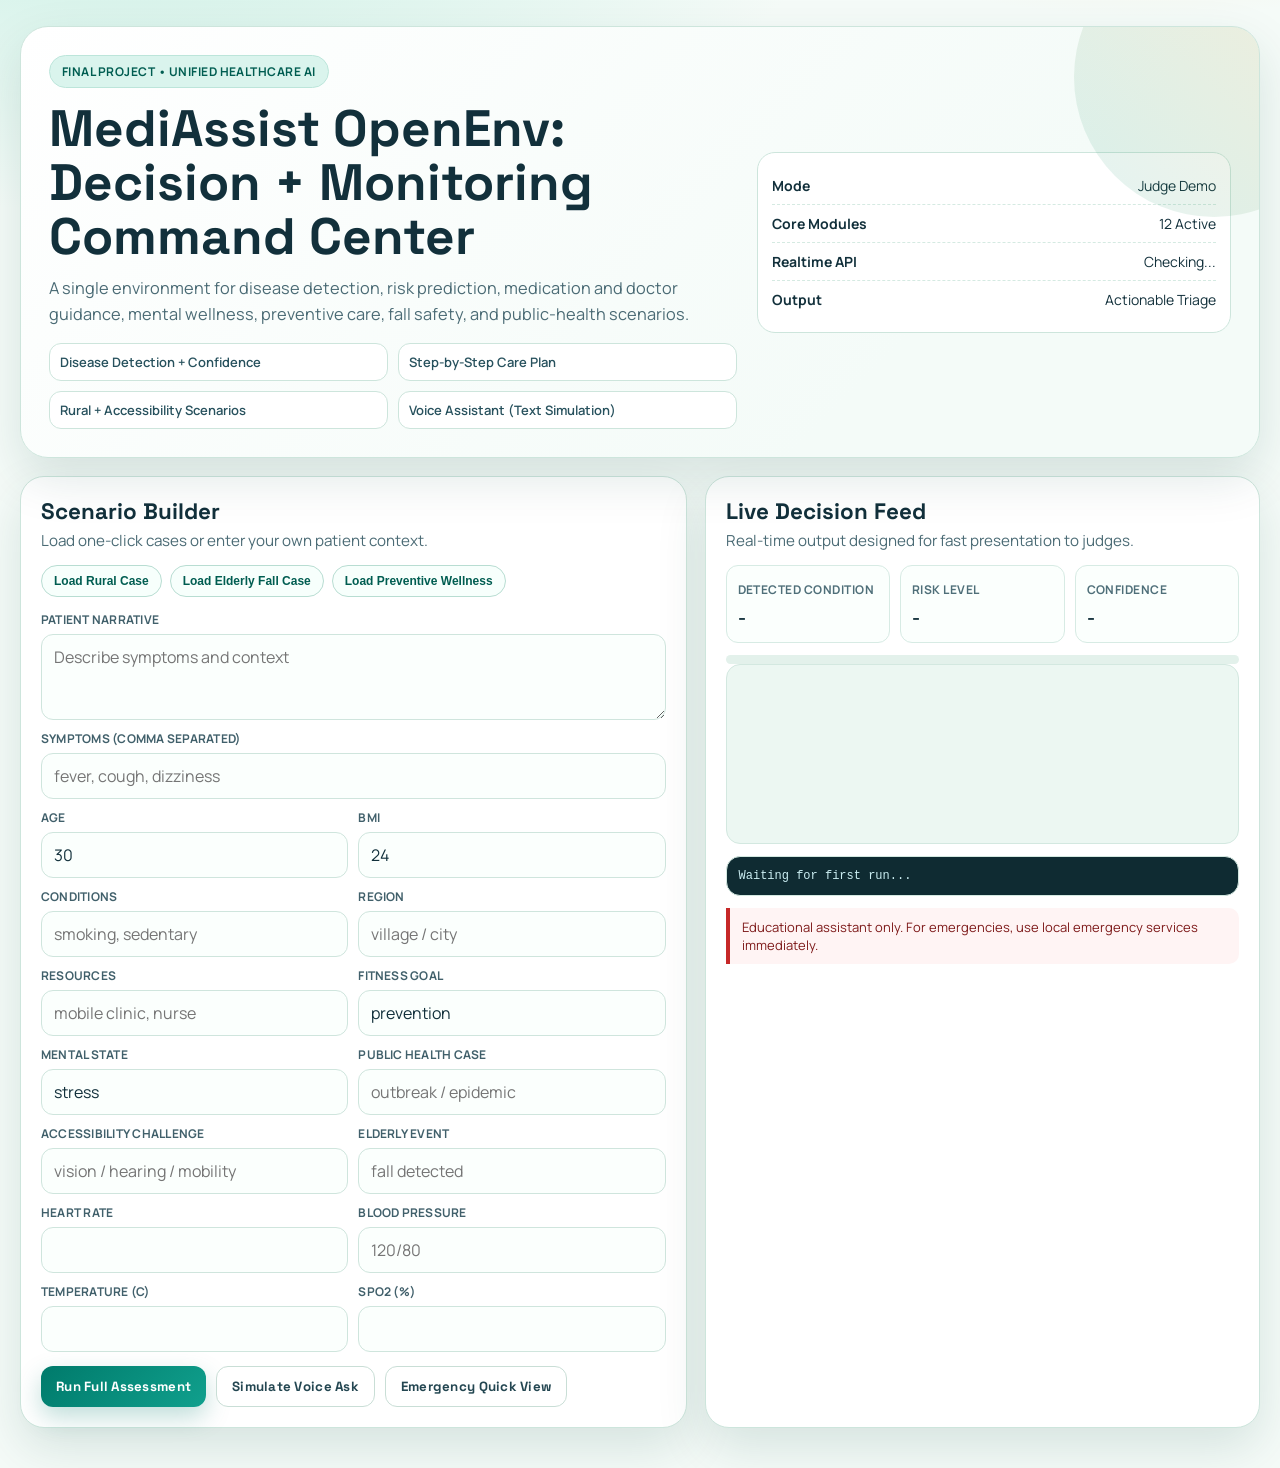
<file: index.html>
﻿<!DOCTYPE html>
<html lang="en">
<head>
  <meta charset="UTF-8" />
  <meta name="viewport" content="width=device-width, initial-scale=1.0" />
  <title>MediAssist OpenEnv | Hackathon Demo</title>
  <style>
    @import url("https://fonts.googleapis.com/css2?family=Manrope:wght@400;600;700;800&family=Space+Grotesk:wght@500;700&display=swap");

    :root {
      --bg: #f5fbf8;
      --surface: #ffffff;
      --surface-2: #ecf7f2;
      --ink: #12303b;
      --muted: #4b6b75;
      --line: #cde5dc;
      --primary: #007a6b;
      --primary-2: #10a08d;
      --accent: #f18f01;
      --danger: #c62828;
      --radius-xl: 24px;
      --radius-md: 14px;
      --shadow: 0 20px 50px rgba(8, 68, 62, 0.13);
    }

    * { box-sizing: border-box; }

    body {
      margin: 0;
      color: var(--ink);
      background:
        radial-gradient(1200px 600px at 10% -10%, #c7efe3 0%, transparent 60%),
        radial-gradient(900px 500px at 90% -20%, #ffe2bb 0%, transparent 62%),
        var(--bg);
      font-family: Manrope, "Segoe UI", sans-serif;
    }

    .shell {
      max-width: 1280px;
      margin: 0 auto;
      padding: 26px 20px 40px;
    }

    .hero {
      border: 1px solid var(--line);
      border-radius: 28px;
      background: linear-gradient(135deg, #ffffff 0%, #f4fbf8 72%);
      padding: 28px;
      box-shadow: var(--shadow);
      display: grid;
      grid-template-columns: 1.45fr 1fr;
      gap: 20px;
      overflow: hidden;
      position: relative;
      animation: rise 500ms ease-out;
    }

    .hero::after {
      content: "";
      position: absolute;
      width: 280px;
      height: 280px;
      right: -95px;
      top: -90px;
      border-radius: 50%;
      background: linear-gradient(45deg, rgba(16, 160, 141, 0.12), rgba(241, 143, 1, 0.12));
    }

    .kicker {
      display: inline-flex;
      gap: 8px;
      align-items: center;
      background: #daf4ed;
      color: #005d51;
      border: 1px solid #bce5da;
      font-weight: 700;
      font-size: 12px;
      border-radius: 999px;
      padding: 7px 12px;
      letter-spacing: .04em;
      text-transform: uppercase;
    }

    .hero h1 {
      font-family: "Space Grotesk", sans-serif;
      margin: 14px 0 12px;
      font-size: clamp(2rem, 4vw, 3.5rem);
      line-height: 1.05;
      max-width: 730px;
    }

    .hero p {
      margin: 0;
      max-width: 720px;
      color: var(--muted);
      line-height: 1.6;
      font-size: 1.02rem;
    }

    .feature-pill-grid {
      margin-top: 16px;
      display: grid;
      grid-template-columns: repeat(2, minmax(0, 1fr));
      gap: 10px;
    }

    .feature-pill {
      border: 1px solid var(--line);
      background: #fff;
      border-radius: 12px;
      padding: 9px 10px;
      font-size: 13px;
      font-weight: 600;
      color: #27515d;
    }

    .score-board {
      border: 1px solid var(--line);
      border-radius: 18px;
      background: #fff;
      padding: 14px;
      align-self: center;
    }

    .score-row {
      display: flex;
      justify-content: space-between;
      padding: 9px 0;
      border-bottom: 1px dashed #d5eae2;
      font-size: 14px;
    }

    .score-row:last-child { border-bottom: 0; }

    .stage {
      margin-top: 18px;
      display: grid;
      grid-template-columns: 1.2fr 1fr;
      gap: 18px;
    }

    .panel {
      border: 1px solid var(--line);
      background: var(--surface);
      border-radius: var(--radius-xl);
      box-shadow: var(--shadow);
      padding: 20px;
      animation: rise 620ms ease-out;
    }

    .panel h2 {
      margin: 0 0 4px;
      font-family: "Space Grotesk", sans-serif;
      font-size: 1.4rem;
    }

    .panel .sub {
      margin: 0 0 14px;
      color: var(--muted);
      font-size: 0.95rem;
    }

    .chips { display: flex; flex-wrap: wrap; gap: 8px; margin-bottom: 14px; }

    .chip-btn {
      border: 1px solid #b8ddd2;
      border-radius: 999px;
      background: #f7fffc;
      padding: 8px 12px;
      font-size: 12px;
      font-weight: 700;
      color: #005d51;
      cursor: pointer;
    }

    .grid {
      display: grid;
      grid-template-columns: repeat(2, minmax(0, 1fr));
      gap: 10px;
    }

    .field {
      display: grid;
      gap: 6px;
    }

    .field.full { grid-column: 1 / -1; }

    .field label {
      font-size: 12px;
      color: #41606b;
      font-weight: 700;
      letter-spacing: 0.02em;
      text-transform: uppercase;
    }

    input, textarea {
      width: 100%;
      border: 1px solid #cfe5dd;
      background: #fbfffd;
      border-radius: 12px;
      padding: 11px 12px;
      color: var(--ink);
      font: inherit;
    }

    textarea { resize: vertical; min-height: 86px; }

    .actions { margin-top: 14px; display: flex; flex-wrap: wrap; gap: 10px; }

    button.action {
      border: 0;
      cursor: pointer;
      border-radius: 12px;
      padding: 11px 15px;
      font-weight: 800;
      font-family: "Space Grotesk", sans-serif;
      letter-spacing: 0.02em;
      transition: transform 160ms ease, box-shadow 160ms ease;
    }

    .action.primary {
      background: linear-gradient(135deg, var(--primary), var(--primary-2));
      color: #fff;
      box-shadow: 0 10px 24px rgba(0, 122, 107, 0.25);
    }

    .action.secondary {
      border: 1px solid #c9ded6;
      background: #fff;
      color: #234651;
    }

    .action:hover { transform: translateY(-1px); }

    .kpi-grid {
      display: grid;
      grid-template-columns: repeat(3, minmax(0, 1fr));
      gap: 10px;
      margin-bottom: 12px;
    }

    .kpi {
      border: 1px solid #d7ebe4;
      border-radius: 12px;
      padding: 11px;
      background: #fbfffd;
    }

    .kpi span { font-size: 12px; color: #4f6f79; font-weight: 700; text-transform: uppercase; letter-spacing: .04em; }
    .kpi strong { display: block; margin-top: 6px; font-size: 1.2rem; }

    .progress {
      margin-top: 10px;
      height: 9px;
      border-radius: 999px;
      background: #e3f1eb;
      overflow: hidden;
    }

    .progress > i {
      display: block;
      height: 100%;
      width: 0;
      background: linear-gradient(90deg, var(--accent), #f8ad39);
      transition: width 420ms ease;
    }

    .stream {
      border: 1px solid #d3e8e0;
      border-radius: 14px;
      background: var(--surface-2);
      padding: 12px;
      min-height: 180px;
      max-height: 330px;
      overflow: auto;
      display: grid;
      gap: 10px;
    }

    .bubble {
      padding: 10px 12px;
      border-radius: 12px;
      line-height: 1.45;
      font-size: 14px;
      white-space: pre-wrap;
      word-break: break-word;
      animation: fadeSlide 260ms ease;
    }

    .bubble.user { background: #d7f3ea; justify-self: end; max-width: 86%; }
    .bubble.bot { background: #ffffff; border: 1px solid #d3e8e0; max-width: 90%; }

    .json {
      margin-top: 12px;
      border: 1px solid #d3e8e0;
      border-radius: 14px;
      background: #0f2b32;
      color: #cbeef2;
      padding: 12px;
      max-height: 370px;
      overflow: auto;
      font-size: 12px;
    }

    .warning {
      margin-top: 12px;
      border-left: 4px solid var(--danger);
      padding: 10px 12px;
      background: #fff4f4;
      color: #7e1a1a;
      border-radius: 0 10px 10px 0;
      font-size: 13px;
    }

    @keyframes rise {
      from { opacity: 0; transform: translateY(10px); }
      to { opacity: 1; transform: translateY(0); }
    }

    @keyframes fadeSlide {
      from { opacity: .1; transform: translateY(6px); }
      to { opacity: 1; transform: translateY(0); }
    }

    @media (max-width: 1050px) {
      .hero, .stage { grid-template-columns: 1fr; }
      .kpi-grid { grid-template-columns: 1fr 1fr; }
    }

    @media (max-width: 700px) {
      .shell { padding: 16px 12px 26px; }
      .grid { grid-template-columns: 1fr; }
      .kpi-grid { grid-template-columns: 1fr; }
      .feature-pill-grid { grid-template-columns: 1fr; }
    }
  </style>
</head>
<body>
  <main class="shell">
    <section class="hero">
      <div>
        <span class="kicker">Final Project • Unified Healthcare AI</span>
        <h1>MediAssist OpenEnv: Decision + Monitoring Command Center</h1>
        <p>
          A single environment for disease detection, risk prediction, medication and doctor guidance,
          mental wellness, preventive care, fall safety, and public-health scenarios.
        </p>
        <div class="feature-pill-grid">
          <div class="feature-pill">Disease Detection + Confidence</div>
          <div class="feature-pill">Step-by-Step Care Plan</div>
          <div class="feature-pill">Rural + Accessibility Scenarios</div>
          <div class="feature-pill">Voice Assistant (Text Simulation)</div>
        </div>
      </div>

      <aside class="score-board">
        <div class="score-row"><strong>Mode</strong><span>Judge Demo</span></div>
        <div class="score-row"><strong>Core Modules</strong><span>12 Active</span></div>
        <div class="score-row"><strong>Realtime API</strong><span id="healthStatus">Checking...</span></div>
        <div class="score-row"><strong>Output</strong><span>Actionable Triage</span></div>
      </aside>
    </section>

    <section class="stage">
      <section class="panel">
        <h2>Scenario Builder</h2>
        <p class="sub">Load one-click cases or enter your own patient context.</p>

        <div class="chips">
          <button class="chip-btn" data-case="rural">Load Rural Case</button>
          <button class="chip-btn" data-case="elderly">Load Elderly Fall Case</button>
          <button class="chip-btn" data-case="wellness">Load Preventive Wellness</button>
        </div>

        <div class="grid">
          <div class="field full">
            <label for="query">Patient Narrative</label>
            <textarea id="query" placeholder="Describe symptoms and context"></textarea>
          </div>
          <div class="field full">
            <label for="symptoms">Symptoms (comma separated)</label>
            <input id="symptoms" placeholder="fever, cough, dizziness" />
          </div>
          <div class="field"><label for="age">Age</label><input id="age" type="number" value="30" /></div>
          <div class="field"><label for="bmi">BMI</label><input id="bmi" type="number" step="0.1" value="24" /></div>
          <div class="field"><label for="conditions">Conditions</label><input id="conditions" placeholder="smoking, sedentary" /></div>
          <div class="field"><label for="region">Region</label><input id="region" placeholder="village / city" /></div>
          <div class="field"><label for="resources">Resources</label><input id="resources" placeholder="mobile clinic, nurse" /></div>
          <div class="field"><label for="goal">Fitness Goal</label><input id="goal" value="prevention" /></div>
          <div class="field"><label for="mood">Mental State</label><input id="mood" value="stress" /></div>
          <div class="field"><label for="case_type">Public Health Case</label><input id="case_type" placeholder="outbreak / epidemic" /></div>
          <div class="field"><label for="challenge">Accessibility Challenge</label><input id="challenge" placeholder="vision / hearing / mobility" /></div>
          <div class="field"><label for="event">Elderly Event</label><input id="event" placeholder="fall detected" /></div>
          <div class="field"><label for="heart_rate">Heart Rate</label><input id="heart_rate" type="number" /></div>
          <div class="field"><label for="blood_pressure">Blood Pressure</label><input id="blood_pressure" placeholder="120/80" /></div>
          <div class="field"><label for="temperature">Temperature (C)</label><input id="temperature" type="number" step="0.1" /></div>
          <div class="field"><label for="oxygen_saturation">SpO2 (%)</label><input id="oxygen_saturation" type="number" /></div>
        </div>

        <div class="actions">
          <button class="action primary" id="analyzeBtn">Run Full Assessment</button>
          <button class="action secondary" id="voiceBtn">Simulate Voice Ask</button>
          <button class="action secondary" id="emergencyBtn">Emergency Quick View</button>
        </div>
      </section>

      <section class="panel">
        <h2>Live Decision Feed</h2>
        <p class="sub">Real-time output designed for fast presentation to judges.</p>

        <div class="kpi-grid">
          <article class="kpi"><span>Detected Condition</span><strong id="kpiDisease">-</strong></article>
          <article class="kpi"><span>Risk Level</span><strong id="kpiRisk">-</strong></article>
          <article class="kpi"><span>Confidence</span><strong id="kpiConfidence">-</strong></article>
        </div>

        <div class="progress"><i id="riskBar"></i></div>

        <div class="stream" id="chatStream"></div>

        <pre class="json" id="jsonBox">Waiting for first run...</pre>

        <div class="warning">Educational assistant only. For emergencies, use local emergency services immediately.</div>
      </section>
    </section>
  </main>

  <script>
    const EXAMPLES = __EXAMPLES__;

    const healthStatus = document.getElementById('healthStatus');
    const chatStream = document.getElementById('chatStream');
    const jsonBox = document.getElementById('jsonBox');

    const fields = [
      'query', 'symptoms', 'age', 'bmi', 'conditions', 'region', 'resources',
      'challenge', 'case_type', 'event', 'goal', 'mood', 'heart_rate',
      'blood_pressure', 'temperature', 'oxygen_saturation'
    ];

    function bubble(type, text) {
      const el = document.createElement('div');
      el.className = `bubble ${type}`;
      el.textContent = text;
      chatStream.appendChild(el);
      chatStream.scrollTop = chatStream.scrollHeight;
      return el;
    }

    function setCase(data) {
      fields.forEach((id) => {
        const input = document.getElementById(id);
        if (!input) return;
        const value = data[id];
        if (Array.isArray(value)) {
          input.value = value.join(', ');
        } else {
          input.value = value === undefined || value === null ? '' : value;
        }
      });
      bubble('bot', 'Scenario loaded. Ready for live assessment.');
    }

    function payloadFromForm() {
      const payload = {};
      fields.forEach((id) => {
        const value = document.getElementById(id).value;
        payload[id] = value;
      });
      payload.age = Number(payload.age || 30);
      payload.bmi = Number(payload.bmi || 24);
      return payload;
    }

    function applyMetrics(data) {
      const analysis = data.analysis || {};
      const risk = (data.care_plan && data.care_plan.risk_prediction) || { level: '-', score: 0 };

      document.getElementById('kpiDisease').textContent = analysis.disease || '-';
      document.getElementById('kpiRisk').textContent = `${risk.level || '-'} (${risk.score || 0}%)`;
      document.getElementById('kpiConfidence').textContent = `${analysis.confidence || 0}%`;
      document.getElementById('riskBar').style.width = `${risk.score || 0}%`;
    }

    function narrateResult(data) {
      const analysis = data.analysis || {};
      const care = data.care_plan || {};
      const support = data.health_support || {};
      const scenario = data.scenarios || {};

      bubble('bot', `Condition likely: ${analysis.disease || 'unclear'}. ${analysis.summary || ''}`);
      if (care.doctor_recommendation) bubble('bot', `Doctor path: ${care.doctor_recommendation}`);
      if (care.monitoring_alerts && care.monitoring_alerts.length) bubble('bot', `Monitoring: ${care.monitoring_alerts.join(' | ')}`);
      if (support.mental_health && support.mental_health.response) bubble('bot', `Mental support: ${support.mental_health.response}`);
      if (scenario.elderly_fall_detection) bubble('bot', `Fall detection: ${scenario.elderly_fall_detection}`);
    }

    async function runAssessment() {
      const payload = payloadFromForm();
      bubble('user', payload.query || payload.symptoms || 'Analyze this case');

      const progress = bubble('bot', 'Analyzing symptoms... building risk and scenario response...');

      try {
        const res = await fetch('/api/ai', {
          method: 'POST',
          headers: { 'Content-Type': 'application/json' },
          body: JSON.stringify(payload),
        });
        const data = await res.json();
        progress.textContent = 'Assessment complete. Output updated.';

        applyMetrics(data);
        narrateResult(data);
        jsonBox.textContent = JSON.stringify(data, null, 2);
      } catch (err) {
        progress.textContent = `API error: ${err.message}`;
      }
    }

    function showEmergency() {
      bubble('bot', 'Emergency Mode: call emergency services, keep airways clear, share vitals and symptoms now.');
      document.getElementById('kpiRisk').textContent = 'Critical (100%)';
      document.getElementById('riskBar').style.width = '100%';
    }

    function simulateVoice() {
      const q = document.getElementById('query').value.trim() || 'help me with symptoms';
      bubble('user', `[Voice] ${q}`);
      bubble('bot', 'Voice simulation accepted. Running same pipeline via text understanding.');
      runAssessment();
    }

    document.getElementById('analyzeBtn').addEventListener('click', runAssessment);
    document.getElementById('voiceBtn').addEventListener('click', simulateVoice);
    document.getElementById('emergencyBtn').addEventListener('click', showEmergency);

    document.querySelectorAll('.chip-btn').forEach((btn) => {
      btn.addEventListener('click', () => setCase(EXAMPLES[btn.dataset.case]));
    });

    fetch('/api/health')
      .then((r) => r.json())
      .then((data) => {
        healthStatus.textContent = data.status === 'ok' ? 'Online' : 'Unknown';
      })
      .catch(() => {
        healthStatus.textContent = 'Offline';
      });

    bubble('bot', 'MediAssist OpenEnv is live. Load a scenario or input a custom case.');
  </script>
</body>
</html>
</file>
